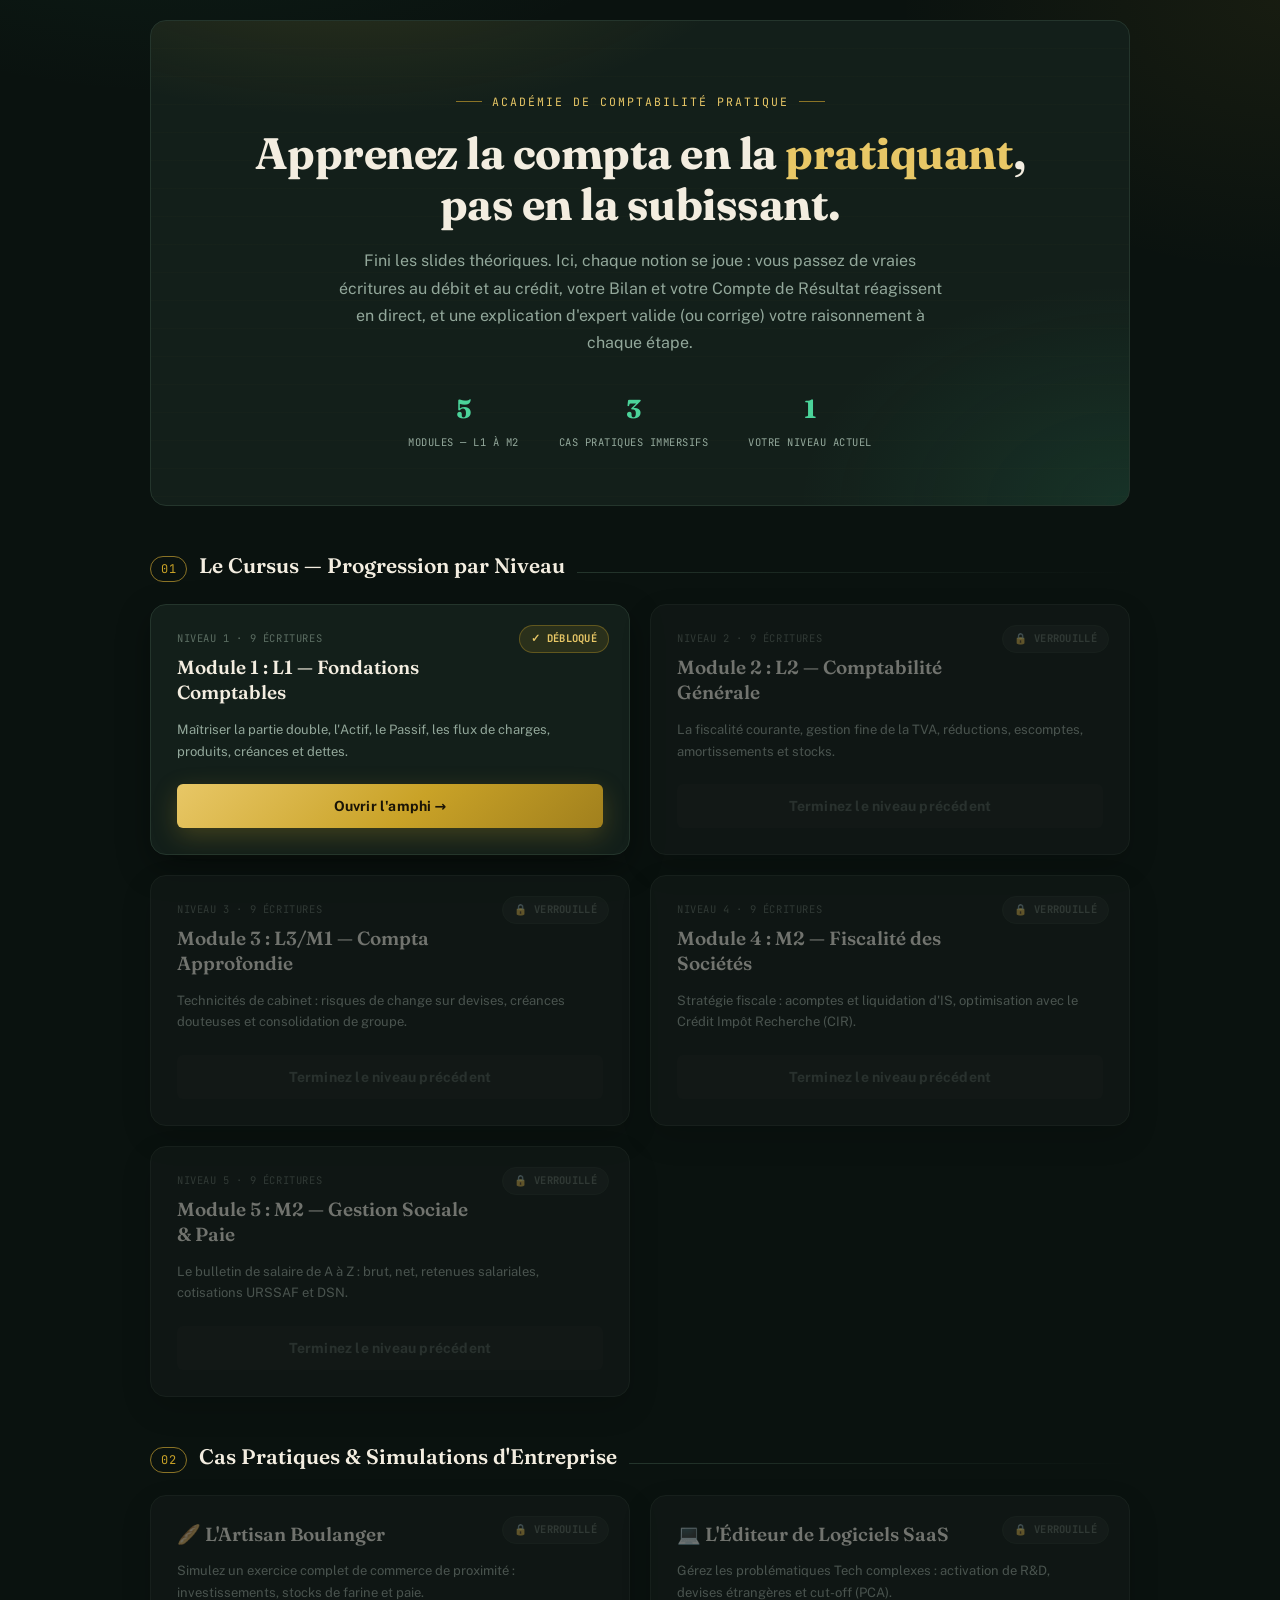
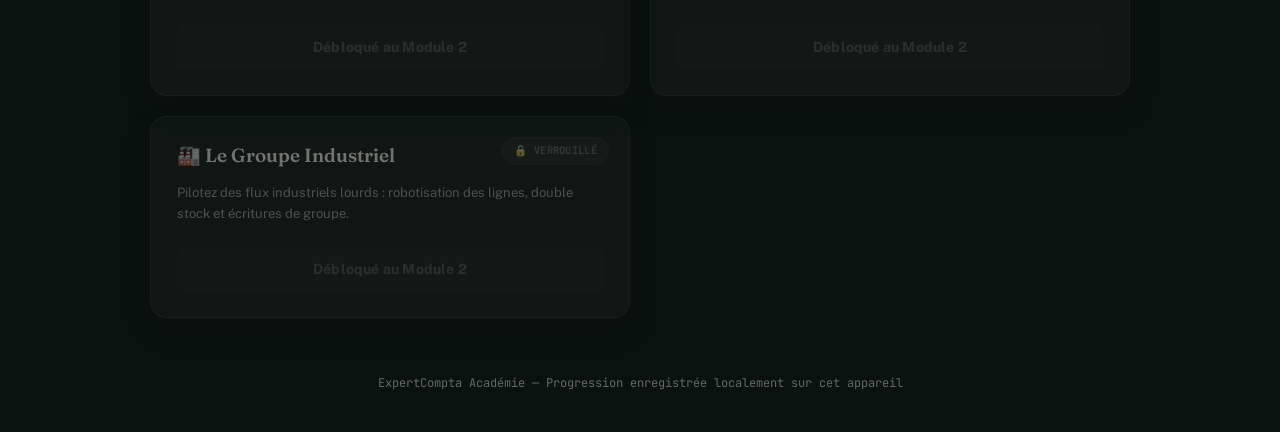
<file: index.html>
<!DOCTYPE html>
<html lang="fr">
<head>
    <meta charset="UTF-8">
    <meta name="viewport" content="width=device-width, initial-scale=1.0">
    <title>ExpertCompta | Académie de Comptabilité Pratique</title>
    <meta name="description" content="Apprenez la comptabilité en passant de vraies écritures, pas en lisant des slides. Du Bilan Actif/Passif à la fiscalité des sociétés.">
    <link rel="stylesheet" href="style.css">
    <style>
        body { padding: 20px; box-sizing: border-box; }
        .hub-container { max-width: 980px; width: 100%; margin: 0 auto; }

        /* ---------- HERO ---------- */
        .hero {
            position: relative;
            padding: 64px 40px 52px;
            margin-bottom: 40px;
            border-radius: var(--radius-lg);
            border: 1px solid var(--border-color);
            background:
                radial-gradient(ellipse 700px 320px at 20% -20%, rgba(201,162,39,0.16), transparent 60%),
                radial-gradient(ellipse 600px 400px at 100% 100%, rgba(47,168,118,0.14), transparent 55%),
                var(--bg-card);
            overflow: hidden;
            text-align: center;
        }
        .hero::after {
            content: "";
            position: absolute; inset: 0;
            background-image: repeating-linear-gradient(180deg, transparent, transparent 27px, rgba(201,162,39,0.03) 28px);
            pointer-events: none;
        }
        .hero-eyebrow {
            font-family: var(--font-mono); font-size: 11.5px; letter-spacing: 2px; text-transform: uppercase;
            color: var(--gold-bright); margin-bottom: 18px; display: inline-flex; align-items: center; gap: 10px;
        }
        .hero-eyebrow::before, .hero-eyebrow::after { content: ""; width: 26px; height: 1px; background: var(--gold-dim); }
        .hero h1 {
            font-family: var(--font-display); font-weight: 700; font-size: 44px; line-height: 1.15;
            margin: 0 0 18px; color: var(--text-main); letter-spacing: -0.5px;
        }
        .hero h1 em { font-style: normal; color: var(--gold-bright); }
        .hero p.lede {
            color: var(--text-muted); font-size: 16px; line-height: 1.7; max-width: 620px; margin: 0 auto 8px;
            position: relative;
        }
        .hero-stats {
            display: flex; justify-content: center; gap: 40px; margin-top: 34px; flex-wrap: wrap; position: relative;
        }
        .hero-stat { text-align: center; }
        .hero-stat strong {
            display: block; font-family: var(--font-display); font-size: 26px; font-weight: 700; color: var(--emerald-bright);
        }
        .hero-stat span { font-family: var(--font-mono); font-size: 10.5px; color: var(--text-muted); text-transform: uppercase; letter-spacing: 0.5px; }

        /* ---------- SECTION HEADERS ---------- */
        .section-header {
            display: flex; align-items: baseline; gap: 12px; margin-bottom: 22px; margin-top: 44px;
        }
        .section-header .num {
            font-family: var(--font-mono); font-size: 12px; color: var(--gold); border: 1px solid var(--gold-dim);
            border-radius: 20px; padding: 3px 10px; letter-spacing: 0.5px;
        }
        .section-header h2 {
            font-family: var(--font-display); font-weight: 600; font-size: 21px; color: var(--text-main); margin: 0;
        }
        .section-header .rule { flex: 1; height: 1px; background: linear-gradient(90deg, var(--border-color), transparent); }

        .modules-grid { display: grid; grid-template-columns: 1fr 1fr; gap: 20px; margin-bottom: 12px; }
        @media(max-width: 768px) { .modules-grid { grid-template-columns: 1fr; } .hero h1 { font-size: 32px; } .hero { padding: 44px 24px 36px; } }

        .module-card .level-tag {
            font-family: var(--font-mono); font-size: 10.5px; color: var(--text-faint); text-transform: uppercase;
            letter-spacing: 0.6px; margin-bottom: 8px; display: block;
        }

        footer.hub-footer {
            text-align: center; margin: 56px 0 20px; color: var(--text-faint); font-size: 12px;
            font-family: var(--font-mono);
        }
    </style>
</head>
<body>
    <div class="hub-container" style="animation: slideUp 0.5s ease;">

        <div class="hero">
            <div class="hero-eyebrow">Académie de comptabilité pratique</div>
            <h1>Apprenez la compta en la <em>pratiquant</em>,<br>pas en la subissant.</h1>
            <p class="lede">Fini les slides théoriques. Ici, chaque notion se joue : vous passez de vraies écritures au débit et au crédit, votre Bilan et votre Compte de Résultat réagissent en direct, et une explication d'expert valide (ou corrige) votre raisonnement à chaque étape.</p>
            <div class="hero-stats">
                <div class="hero-stat"><strong id="stat-modules">5</strong><span>Modules — L1 à M2</span></div>
                <div class="hero-stat"><strong id="stat-cases">3</strong><span>Cas pratiques immersifs</span></div>
                <div class="hero-stat"><strong id="stat-level">1</strong><span>Votre niveau actuel</span></div>
            </div>
        </div>

        <div class="section-header">
            <span class="num">01</span>
            <h2>Le Cursus — Progression par Niveau</h2>
            <div class="rule"></div>
        </div>
        <div class="modules-grid" id="modules-list"></div>

        <div class="section-header">
            <span class="num">02</span>
            <h2>Cas Pratiques &amp; Simulations d'Entreprise</h2>
            <div class="rule"></div>
        </div>
        <div class="modules-grid" id="cases-list"></div>

        <footer class="hub-footer">ExpertCompta Académie — Progression enregistrée localement sur cet appareil</footer>
    </div>

    <script>
        const configModules = [
            { id: "mod1", name: "Module 1 : L1 — Fondations Comptables", desc: "Maîtriser la partie double, l'Actif, le Passif, les flux de charges, produits, créances et dettes.", level: 1, tag: "9 écritures" },
            { id: "mod2", name: "Module 2 : L2 — Comptabilité Générale", desc: "La fiscalité courante, gestion fine de la TVA, réductions, escomptes, amortissements et stocks.", level: 2, tag: "9 écritures" },
            { id: "mod3", name: "Module 3 : L3/M1 — Compta Approfondie", desc: "Technicités de cabinet : risques de change sur devises, créances douteuses et consolidation de groupe.", level: 3, tag: "9 écritures" },
            { id: "mod4", name: "Module 4 : M2 — Fiscalité des Sociétés", desc: "Stratégie fiscale : acomptes et liquidation d'IS, optimisation avec le Crédit Impôt Recherche (CIR).", level: 4, tag: "9 écritures" },
            { id: "mod5", name: "Module 5 : M2 — Gestion Sociale & Paie", desc: "Le bulletin de salaire de A à Z : brut, net, retenues salariales, cotisations URSSAF et DSN.", level: 5, tag: "9 écritures" }
        ];

        const configCases = [
            { id: "boulangerie", name: "🥖 L'Artisan Boulanger", desc: "Simulez un exercice complet de commerce de proximité : investissements, stocks de farine et paie." },
            { id: "saas", name: "💻 L'Éditeur de Logiciels SaaS", desc: "Gérez les problématiques Tech complexes : activation de R&D, devises étrangères et cut-off (PCA)." },
            { id: "industrie", name: "🏭 Le Groupe Industriel", desc: "Pilotez des flux industriels lourds : robotisation des lignes, double stock et écritures de groupe." }
        ];

        function renderHub() {
            let userProgress = parseInt(localStorage.getItem('ec_highest_level')) || 1;
            document.getElementById('stat-level').innerText = userProgress;

            const modContainer = document.getElementById('modules-list');
            modContainer.innerHTML = '';
            configModules.forEach(mod => {
                const isLocked = mod.level > userProgress;
                modContainer.innerHTML += `
                    <div class="module-card ${isLocked ? 'locked' : ''}">
                        <span class="${isLocked ? 'lock-badge' : 'unlocked-badge'}">${isLocked ? '🔒 Verrouillé' : '✓ Débloqué'}</span>
                        <span class="level-tag">Niveau ${mod.level} · ${mod.tag}</span>
                        <h3>${mod.name}</h3>
                        <p>${mod.desc}</p>
                        <button ${isLocked ? 'disabled' : ''} onclick="launch('${mod.id}')" class="btn-main" style="${isLocked ? 'background:#1a2420;color:#4d5c53;box-shadow:none;cursor:not-allowed;' : ''}">
                            ${isLocked ? 'Terminez le niveau précédent' : "Ouvrir l'amphi →"}
                        </button>
                    </div>`;
            });

            const casesContainer = document.getElementById('cases-list');
            casesContainer.innerHTML = '';
            configCases.forEach(c => {
                const isLocked = userProgress < 2;
                casesContainer.innerHTML += `
                    <div class="module-card ${isLocked ? 'locked' : ''}">
                        <span class="${isLocked ? 'lock-badge' : 'unlocked-badge'}" style="${isLocked ? '' : 'color:#7fb1e8;background:rgba(77,143,209,0.15);border-color:rgba(77,143,209,0.35);'}">${isLocked ? '🔒 Verrouillé' : '⚡ Simulateur'}</span>
                        <h3>${c.name}</h3>
                        <p>${c.desc}</p>
                        <button ${isLocked ? 'disabled' : ''} onclick="launch('${c.id}')" class="btn-main" style="${isLocked ? 'background:#1a2420;color:#4d5c53;box-shadow:none;cursor:not-allowed;' : 'background:linear-gradient(135deg, #7fb1e8 0%, #4d8fd1 100%);color:#0a1512;box-shadow:0 8px 22px rgba(77,143,209,0.25);'}">
                            ${isLocked ? 'Débloqué au Module 2' : "Lancer l'immersion →"}
                        </button>
                    </div>`;
            });
        }

        function launch(id) {
            localStorage.setItem('ec_current_module', id);
            localStorage.removeItem('ec_active_save');
            window.location.href = 'game.html';
        }

        window.onload = renderHub;
    </script>
</body>
</html>
</file>
<file: style.css>
@import url('https://fonts.googleapis.com/css2?family=Fraunces:opsz,wght@9..144,500;9..144,600;9..144,700;9..144,800&family=Public+Sans:wght@400;500;600;700;800&family=JetBrains+Mono:wght@400;500;600;700&display=swap');

/* ============================================================
   EXPERTCOMPTA — DESIGN SYSTEM "GRAND LIVRE"
   Palette: encre de bilan (vert forêt profond) + sceau doré
   Serif éditoriale pour les titres, mono pour tous les chiffres
   ============================================================ */

:root {
    /* Surfaces */
    --bg-void: #0a120f;
    --bg-main: #0d1613;
    --bg-card: #131f1a;
    --bg-card-raised: #182620;
    --bg-inset: #0a1512;
    --border-color: #24352c;
    --border-soft: #1c2820;

    /* Text */
    --text-main: #f3ede0;
    --text-muted: #93a89b;
    --text-faint: #5b6d62;
    --paper: #f3ede0;

    /* Accents */
    --gold: #c9a227;
    --gold-bright: #e8c766;
    --gold-dim: #8a7326;
    --emerald: #2fa876;
    --emerald-bright: #4bd39a;
    --emerald-deep: #123527;
    --debit-red: #c1503d;
    --debit-red-bright: #e2725c;
    --credit-blue: #4d8fd1;

    --gradient-seal: linear-gradient(135deg, #e8c766 0%, #c9a227 55%, #a1801d 100%);
    --gradient-emerald: linear-gradient(135deg, #4bd39a 0%, #2fa876 100%);
    --gradient-vault: linear-gradient(180deg, #131f1a 0%, #0d1613 100%);

    --radius-sm: 6px;
    --radius-md: 10px;
    --radius-lg: 16px;

    --shadow-card: 0 12px 32px rgba(0,0,0,0.35);
    --shadow-gold: 0 8px 24px rgba(201,162,39,0.25);
    --shadow-emerald: 0 8px 24px rgba(47,168,118,0.22);

    --font-display: 'Fraunces', Georgia, serif;
    --font-body: 'Public Sans', system-ui, sans-serif;
    --font-mono: 'JetBrains Mono', 'SF Mono', monospace;
}

* { box-sizing: border-box; }

body {
    font-family: var(--font-body);
    background-color: var(--bg-void);
    background-image:
        radial-gradient(ellipse 900px 500px at 15% -10%, rgba(47,168,118,0.10), transparent 60%),
        radial-gradient(ellipse 700px 500px at 100% 0%, rgba(201,162,39,0.07), transparent 55%);
    color: var(--text-main);
    margin: 0; padding: 0;
    -webkit-font-smoothing: antialiased;
    line-height: 1.5;
}

.container { max-width: 1400px; margin: 0 auto; padding: 25px; }

::selection { background: rgba(201,162,39,0.35); color: var(--text-main); }

/* Scrollbar, subtle */
::-webkit-scrollbar { width: 10px; height: 10px; }
::-webkit-scrollbar-track { background: var(--bg-void); }
::-webkit-scrollbar-thumb { background: var(--border-color); border-radius: 10px; }
::-webkit-scrollbar-thumb:hover { background: var(--gold-dim); }

/* ============================================================
   HEADER
   ============================================================ */
header {
    display: flex;
    justify-content: space-between;
    align-items: center;
    background: linear-gradient(180deg, rgba(19,31,26,0.92) 0%, rgba(13,22,19,0.92) 100%);
    backdrop-filter: blur(14px);
    padding: 18px 28px;
    border-radius: var(--radius-lg);
    border: 1px solid var(--border-color);
    margin-bottom: 25px;
    box-shadow: var(--shadow-card);
    position: relative;
}
header::before {
    content: "";
    position: absolute; top: 0; left: 24px; right: 24px; height: 1px;
    background: linear-gradient(90deg, transparent, rgba(201,162,39,0.5), transparent);
}

.header-right-block { display: flex; align-items: center; gap: 18px !important; }

.xp-container { display: flex; flex-direction: column; justify-content: center; }

.logo {
    font-family: var(--font-display);
    font-size: 23px;
    font-weight: 700;
    color: var(--text-main);
    letter-spacing: 0.2px;
    cursor: pointer;
    display: flex;
    align-items: center;
    gap: 9px;
}
.logo::before {
    content: "◈";
    color: var(--gold);
    font-size: 18px;
}
.mission-subtitle {
    font-family: var(--font-mono);
    font-size: 11.5px;
    color: var(--text-muted);
    margin-top: 5px;
    font-weight: 500;
    letter-spacing: 0.3px;
    text-transform: uppercase;
}

.grid { display: grid; grid-template-columns: 1.1fr 0.9fr; gap: 25px; }
@media (max-width: 1150px) { .grid { grid-template-columns: 1fr; } }

/* ============================================================
   CARDS — "feuillets de grand livre"
   ============================================================ */
.card {
    background:
        repeating-linear-gradient(180deg, transparent, transparent 27px, rgba(201,162,39,0.035) 28px),
        var(--bg-card);
    border: 1px solid var(--border-color);
    border-radius: var(--radius-lg);
    padding: 26px;
    margin-bottom: 22px;
    box-shadow: var(--shadow-card);
    position: relative;
    overflow: hidden;
}
.card::before {
    content: "";
    position: absolute; left: 0; top: 0; bottom: 0; width: 3px;
    background: var(--gradient-emerald);
    opacity: 0.55;
}

.module-card {
    background: var(--bg-card);
    border: 1px solid var(--border-color);
    border-radius: var(--radius-lg);
    padding: 26px;
    position: relative;
    box-shadow: var(--shadow-card);
    transition: all 0.25s ease;
}
.module-card:hover:not(.locked) { border-color: var(--gold-dim); transform: translateY(-3px); box-shadow: var(--shadow-gold); }
.module-card.locked { opacity: 0.45; cursor: not-allowed; filter: grayscale(0.4); }

.module-card h3 {
    font-family: var(--font-display);
    margin-top: 0;
    font-size: 19px;
    font-weight: 600;
    color: var(--text-main);
    margin-bottom: 12px;
    padding-right: 120px;
    line-height: 1.35;
}
.module-card p { font-size: 13px; color: var(--text-muted); line-height: 1.65; margin-bottom: 22px; padding-right: 8px; }

.grid-2 { display: grid; grid-template-columns: 1fr 1fr; gap: 20px; }
.form-group { margin-bottom: 15px; }
label {
    display: block; font-weight: 600; font-size: 11px; color: var(--gold-bright);
    margin-bottom: 7px; text-transform: uppercase; letter-spacing: 0.8px;
    font-family: var(--font-mono);
}

select, input[type="number"] {
    width: 100%; padding: 12px 14px; background-color: var(--bg-inset); border: 1px solid var(--border-color);
    border-radius: var(--radius-sm); color: var(--text-main); box-sizing: border-box; font-size: 14px; font-weight: 500;
    font-family: var(--font-mono);
    transition: border-color 0.2s ease, box-shadow 0.2s ease;
}
select:focus, input[type="number"]:focus { outline: none; border-color: var(--gold); box-shadow: 0 0 0 3px rgba(201,162,39,0.15); }

/* ============================================================
   BUTTONS
   ============================================================ */
.btn-main {
    background: var(--gradient-seal); color: #1a1406; border: none;
    padding: 14px 20px; border-radius: var(--radius-sm); font-weight: 700; font-size: 14px; cursor: pointer; width: 100%;
    box-shadow: var(--shadow-gold); transition: all 0.2s ease;
    font-family: var(--font-body);
    letter-spacing: 0.2px;
}
.btn-main:hover { transform: translateY(-1px); box-shadow: 0 10px 28px rgba(201,162,39,0.4); filter: brightness(1.05); }
.btn-main:active { transform: translateY(0); }

.btn-secondary {
    background: var(--bg-card-raised); border: 1px solid var(--border-color); color: var(--text-main);
    padding: 9px 16px; border-radius: var(--radius-sm); font-size: 13px; font-weight: 600; cursor: pointer;
    transition: all 0.2s ease;
}
.btn-secondary:hover { background: #203026; border-color: var(--gold-dim); }

.btn-danger {
    background: rgba(193,80,61,0.12); border: 1px solid rgba(193,80,61,0.3); color: var(--debit-red-bright);
    padding: 5px 9px; border-radius: 6px; cursor: pointer; font-size: 12px; transition: all 0.2s ease;
}
.btn-danger:hover { background: var(--debit-red); color: white; }

.error-box {
    background: rgba(193,80,61,0.1); border: 1px solid rgba(193,80,61,0.3); color: #f0ada0;
    padding: 14px 16px; border-radius: var(--radius-sm); margin-bottom: 20px; font-size: 13.5px; display: none;
    display: none; align-items: center; gap: 10px;
}
.error-box.visible { display: flex; }

.financial-line {
    display: flex; justify-content: space-between; align-items: center; font-size: 13px; padding: 9px 13px;
    background: rgba(10,21,18,0.5); border-radius: 6px; margin-bottom: 6px; border-left: 3px solid transparent;
    font-family: var(--font-mono);
}
.financial-line span:first-child { font-family: var(--font-body); color: var(--text-muted); }
.financial-line strong { color: var(--text-main); font-weight: 600; }

/* ============================================================
   BILAN SUB-TITLES
   ============================================================ */
.title-actif, .title-passif {
    font-family: var(--font-mono);
    font-size: 11.5px;
    letter-spacing: 0.6px;
    text-transform: uppercase;
    padding-bottom: 8px;
    margin-bottom: 18px;
    margin-top: 5px;
    font-weight: 600;
}
.title-actif { color: var(--emerald-bright); border-bottom: 2px solid rgba(47,168,118,0.2); }
.title-passif { color: #7fb1e8; border-bottom: 2px solid rgba(77,143,209,0.2); }

#actif-list .financial-line { border-left-color: var(--emerald); }
#passif-list .financial-line { border-left-color: var(--credit-blue); }
#charges-list .financial-line { border-left-color: var(--debit-red); }
#produits-list .financial-line { border-left-color: var(--gold); }

/* ============================================================
   LEDGER TABLE — double-entry look, red/green ink convention
   ============================================================ */
table { width: 100%; border-collapse: collapse; }
th, td { padding: 12px 10px; border-bottom: 1px solid var(--border-soft); font-size: 13px; text-align: left; }
th {
    color: var(--text-faint); font-size: 10.5px; text-transform: uppercase; letter-spacing: 0.7px;
    font-family: var(--font-mono); font-weight: 600;
}
th:nth-child(2) { color: var(--debit-red-bright); border-right: 1px solid var(--border-soft); }
th:nth-child(3) { color: var(--emerald-bright); }
td:nth-child(2), td:nth-child(3) { font-family: var(--font-mono); }
td:nth-child(2) { border-right: 1px solid var(--border-soft); color: var(--debit-red-bright); }
td:nth-child(3) { color: var(--emerald-bright); }
td strong { color: var(--gold-bright); font-family: var(--font-mono); font-weight: 600; }

/* ============================================================
   XP / PROGRESS
   ============================================================ */
.xp-text {
    font-size: 10.5px; font-weight: 700; color: var(--gold-bright); text-align: left; margin-bottom: 6px;
    text-transform: uppercase; letter-spacing: 0.7px; font-family: var(--font-mono);
}
.xp-bar-container { width: 150px; height: 7px; background: var(--bg-inset); border-radius: 10px; overflow: hidden; border: 1px solid var(--border-color); }
.xp-bar { width: 0%; height: 100%; background: var(--gradient-seal); border-radius: 10px; transition: width 0.5s cubic-bezier(.4,0,.2,1); }

.lock-badge {
    position: absolute; top: 20px; right: 20px; background: #202b25; color: var(--text-faint);
    padding: 5px 11px; border-radius: 20px; font-size: 10.5px; font-weight: 700; border: 1px solid var(--border-color);
    font-family: var(--font-mono); letter-spacing: 0.3px; text-transform: uppercase;
}
.unlocked-badge {
    position: absolute; top: 20px; right: 20px; background: rgba(201,162,39,0.13); color: var(--gold-bright);
    padding: 5px 11px; border-radius: 20px; font-size: 10.5px; font-weight: 700; border: 1px solid rgba(201,162,39,0.35);
    font-family: var(--font-mono); letter-spacing: 0.3px; text-transform: uppercase;
}

/* ============================================================
   SUCCESS PANEL — stamped certificate feel
   ============================================================ */
.success-card {
    background:
        radial-gradient(circle at 90% -10%, rgba(201,162,39,0.14), transparent 55%),
        linear-gradient(135deg, rgba(47,168,118,0.12) 0%, rgba(18,53,39,0.15) 100%);
    border: 1px solid rgba(201,162,39,0.35);
    color: var(--paper);
    animation: slideUp 0.4s ease;
}
.success-card h3 {
    font-family: var(--font-display); font-weight: 700; color: var(--gold-bright); font-size: 19px; margin-top: 0;
    display: flex; align-items: center; gap: 8px;
}
@keyframes slideUp { from { transform: translateY(15px); opacity: 0; } to { transform: translateY(0); opacity: 1; } }

@media (prefers-reduced-motion: reduce) {
    * { animation-duration: 0.01ms !important; transition-duration: 0.01ms !important; }
}
</file>
